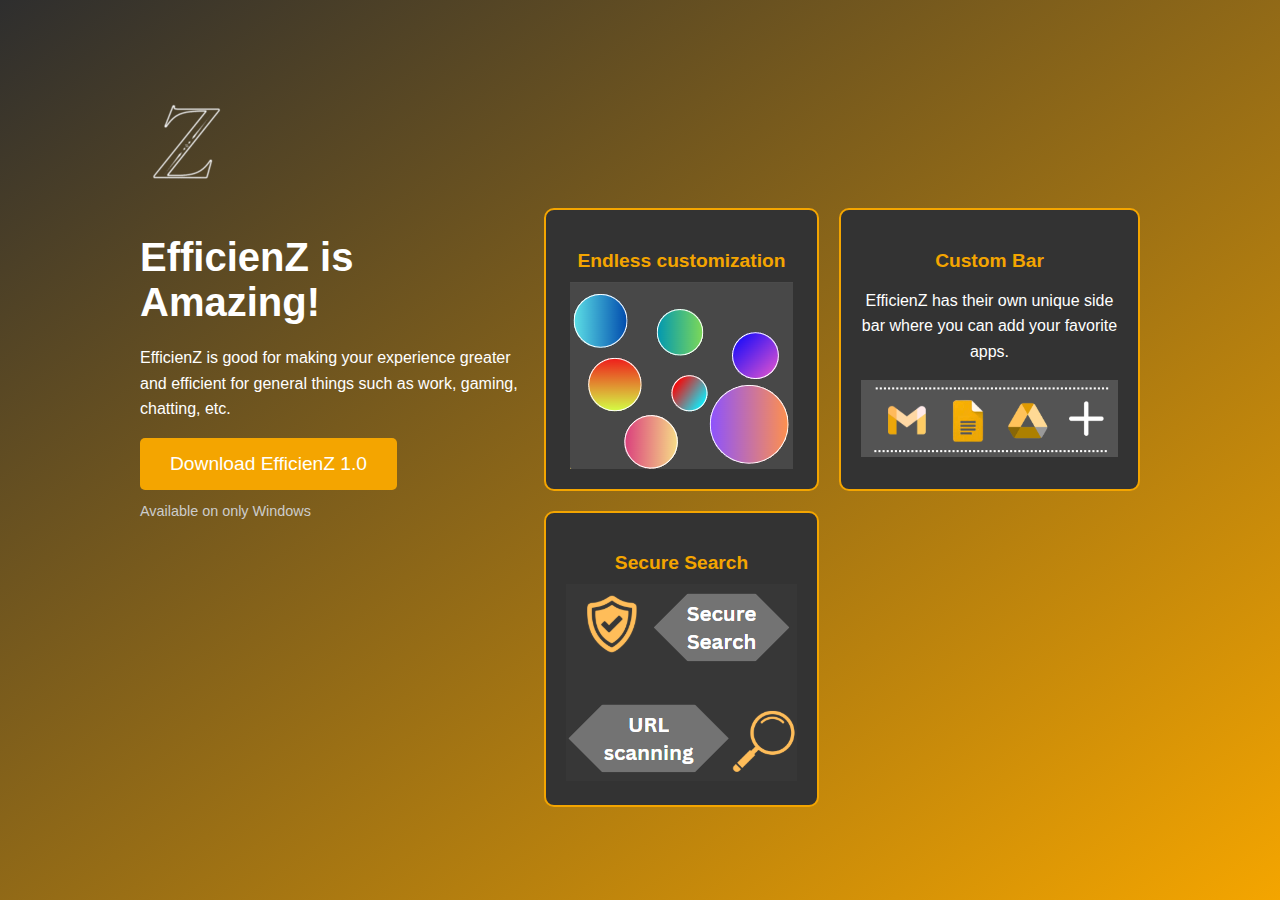
<file: index.html>
<!DOCTYPE html>
<html lang="en">
<head>
  <meta charset="UTF-8">
  <meta name="viewport" content="width=device-width, initial-scale=1.0">
  <title>EfficienZ</title>
  <link rel="stylesheet" href="styles.css">
</head>
<body>
  <div class="container">
    <div class="header">
      <img src="images/Logo2.png" alt="Logo2">
    </div>
    <div class="content">
      <div class="left-section">
        <h1>EfficienZ is Amazing!</h1>
        <p>EfficienZ is good for making your experience greater and efficient for general things such as work, gaming, chatting, etc.</p>
        <a href="EfficienZ_App.zip" class="download-button">Download EfficienZ 1.0</a>
        <p class="availability">Available on only Windows</p>
      </div>
      <div class="right-section">
        <div class="feature-card">
          <h3>Endless customization</h3>
          <div class="colors">
            <img src="images/Circle Colours.png" alt="picture1">
          </div>
        </div>
        <div class="feature-card">
          <h3>Custom Bar</h3>
          <p>EfficienZ has their own unique side bar where you can add your favorite apps.</p>
          <img src="images/Custom Bar.png" alt="picture2">
        </div>
        <div class="feature-card">
          <h3>Secure Search</h3>
          <img src="images/Security.png" alt="picture3">
        </div>
      </div>
    </div>
  </div>
</body>
</html>
</file>
<file: styles.css>
body {
    margin: 0;
    font-family: Arial, sans-serif;
    background: linear-gradient(to bottom right, #2e2e2e, #f4a500);
    color: white;
    display: flex;
    justify-content: center;
    align-items: center;
    height: 100vh;
  }
  
  .container {
    width: 90%;
    max-width: 1000px;
    display: flex;
    flex-direction: column;
    gap: 20px;
  }
  
  .header {
    display: flex;
    justify-content: flex-start;
    align-items: center;
  }
  
  .logo {
    font-size: 3rem;
    font-weight: bold;
    color: white;
    background: #f4a500;
    padding: 10px 20px;
    border-radius: 5px;
  }
  
  .content {
    display: flex;
    gap: 20px;
  }
  
  .left-section {
    flex: 1;
    text-align: left;
  }
  
  .right-section {
    flex: 1;
    display: grid;
    grid-template-columns: 1fr 1fr;
    gap: 20px;
  }
  
  h1 {
    font-size: 2.5rem;
    margin-bottom: 20px;
  }
  
  p {
    font-size: 1rem;
    line-height: 1.6;
  }
  
  .download-button {
    display: inline-block;
    padding: 15px 30px;
    font-size: 1.2rem;
    color: white;
    background-color: #f4a500;
    text-decoration: none;
    border-radius: 5px;
    transition: background-color 0.3s;
  }
  
  .download-button:hover {
    background-color: #e68a00;
  }
  
  .availability {
    margin-top: 10px;
    font-size: 0.9rem;
    color: #ccc;
  }
  
  .feature-card {
    background: #333333;
    border: 2px solid #f4a500;
    padding: 20px;
    border-radius: 10px;
    text-align: center;
  }
  
  .feature-card h3 {
    margin-bottom: 10px;
    font-size: 1.2rem;
    color: #f4a500;
  }
  
  .colors {
    display: flex;
    gap: 10px;
    justify-content: center;
  }
  
  .color {
    width: 20px;
    height: 20px;
    border-radius: 50%;
    background: radial-gradient(circle, red, orange, yellow, green, blue, purple);
  }
</file>
